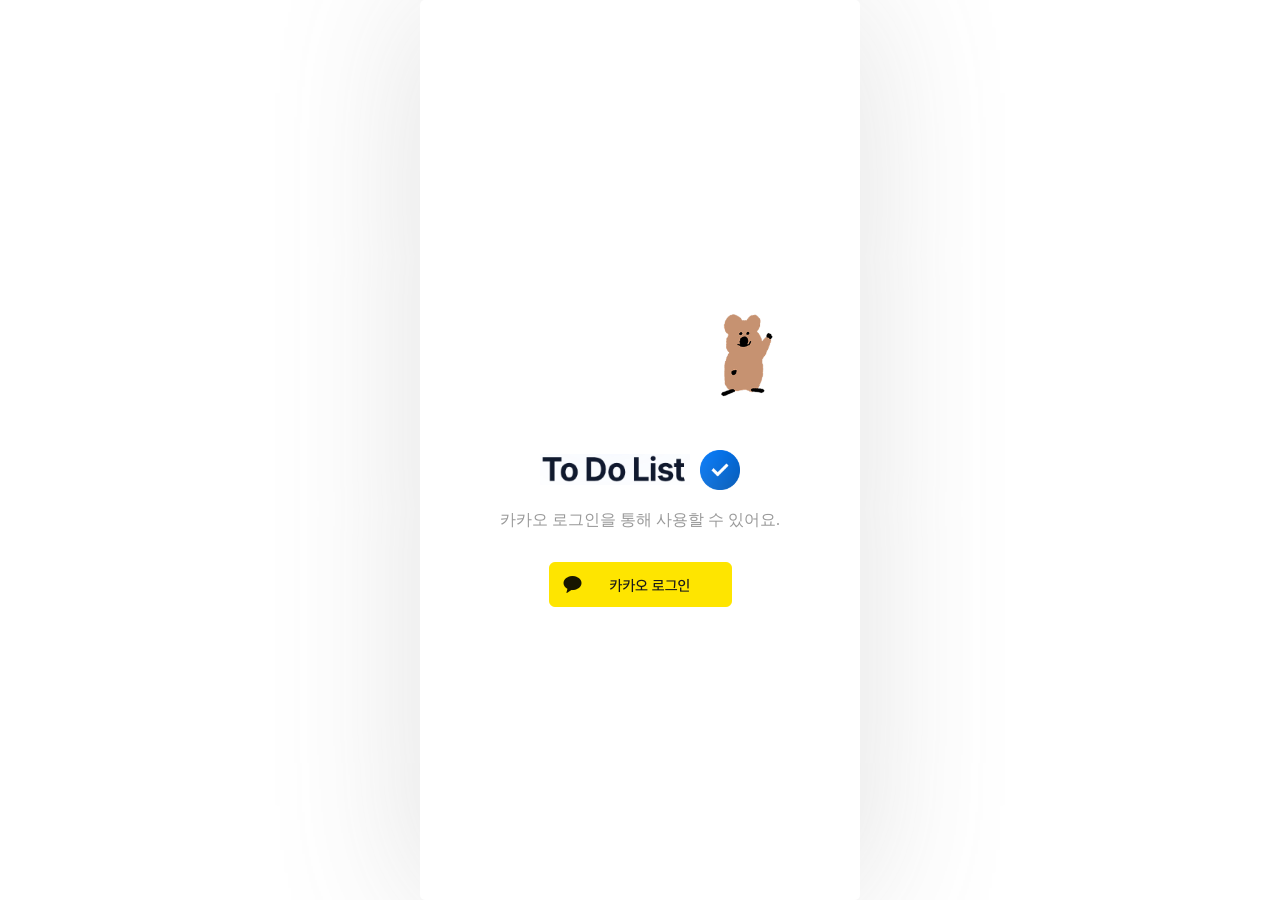
<file: index.html>
<!doctype html>
<html
  lang="en"
  style="display: flex; justify-content: center; min-height: 100%"
>
  <head>
    <meta charset="UTF-8" />
    <meta name="viewport" content="width=device-width, initial-scale=1.0" />
    <title>To Do List Login</title>
    <link rel="stylesheet" href="./index.css" />
    <link rel="icon" href="/images/favicon.ico"/>
    <script src="./kakao-login.js" defer></script>
    <script src="https://t1.kakaocdn.net/kakao_js_sdk/2.7.9/kakao.min.js" integrity="sha384-JpLApTkB8lPskhVMhT+m5Ln8aHlnS0bsIexhaak0jOhAkMYedQoVghPfSpjNi9K1" crossorigin="anonymous"></script>
  </head>

  <body class="login-body">
    <div class="dinotaeng-container">
      <img class="greeting-dinotaeng" src="/images/greeting-dinotaeng.png" width="30%" he>
    </div>
    <div style="display: flex; justify-content: center; flex-direction: column;">
      <header class="login-header">
        <div style="display: flex; align-items: center; justify-content: center; gap: 10px;">
          <img src="/images/logo-text.png" width="150rem">
          <img src="/images/favicon.ico" width="40rem" height="40rem">
        </div>
        <text class="cheering-message">카카오 로그인을 통해 사용할 수 있어요.</text>
      </header>
      <button class="kakao-login">
        <a  onclick="loginWithKakao()">
          <img src="/images/kakao_login_medium_narrow.png">
        </a>
      </button>
    </div>
  </body>
</html>

<script>
    // SDK를 초기화 합니다. 사용할 앱의 JavaScript 키를 설정해야 합니다.
    Kakao.init('a6ee625315c851b229f02fb60b862dd9');

    // SDK 초기화 여부를 판단합니다.
    // console.log(Kakao.isInitialized());
  </script>
</file>
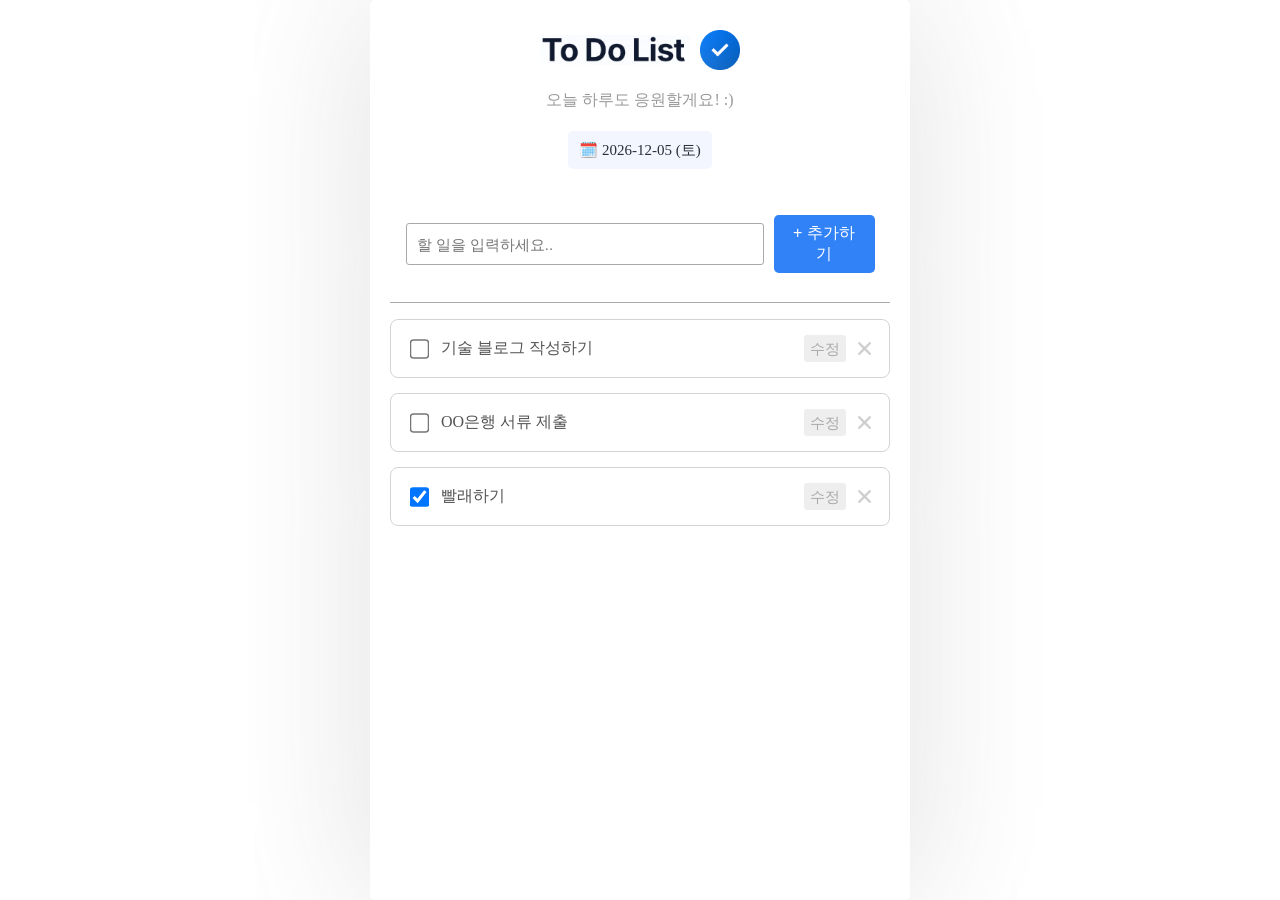
<file: main.html>
<!doctype html>
<html
  lang="en"
  style="display: flex; justify-content: center; min-height: 100%"
>
  <head>
    <meta charset="UTF-8" />
    <meta name="viewport" content="width=device-width, initial-scale=1.0" />
    <title>To Do List</title>
    <link rel="stylesheet" href="./index.css" />
    <link rel="icon" href="/images/favicon.ico"/>
    <script src="./index.js" defer></script>
  </head>

  <!-- <button type="button" onclick="showSuccessText()">테스트</button> -->
  <body class="body" onload="renderTodos(todos)">
    <header class="header">
      <div style="display: flex; align-items: center; justify-content: center; gap: 10px;">
        <img src="/images/logo-text.png" width="150rem">
        <img src="/images/favicon.ico" width="40rem" height="40rem">
      </div>
      <text class="cheering-message">오늘 하루도 응원할게요! :)</text>
      <span class="date-container" id="date"></span>
    </header>
    <main id="main-container" class="main-container">
      <div class="search-container">
        <input
          id="input-value"
          value=""
          class="inputbar"
          placeholder="할 일을 입력하세요.."
        />
        <button class="add-todo-button" onclick="addTodo()">+ 추가하기</button>
        <!-- <input id="search-value" value="" class="searchbar" placeholder="검색어를 입력하세요..." /> -->
        <!-- <button onclick="searchTodo()" class="search-button">검색</button> -->
      </div>
      <div class="add-button-container"></div>
    </main>
    <section id="todo-container" class="todo-container"></section>
  </body>
</html>
</file>
<file: index.css>
.login-body {
  max-width: 500px;
  min-width: 400px;
  box-shadow: rgba(100, 100, 100, 0.2) 0px 0px 150px 0px;
  padding: 0px 20px;
  min-height: 100%;
  border-radius: 5px;
  margin: 0 auto;
  justify-content: center;
  text-align: center;
  flex-direction: column;
  display: flex;
}

.body {
  max-width: 500px;
  min-width: 400px;
  width: 55%;
  height: 100vh;
  box-shadow: rgba(100, 100, 100, 0.2) 0px 0px 150px 0px;
  padding: 0px 20px;
  border-radius: 5px;
  text-align: center;
  align-items: center;
  margin: 0 auto;
}

.kakao-login {
  border: none;
  background-color: white;
}

.kakao-login:hover {
  transition: 0.1s;
  transform: scale(1.02);
  cursor: pointer;
}

.dinotaeng-container {
  padding: 1rem 3rem;
  display: flex;
  justify-content: end;
}

.greeting-dinotaeng {
  width: 6rem;
  margin-bottom: 2rem;
}

.login-header {
  display: flex;
  justify-content: center;
  align-items: center;
  flex-direction: column;
  font-family: Pretendard;
  padding: 0px 0px 30px 0px;
  gap: 20px;
}

.header {
  display: flex;
  justify-content: center;
  align-items: center;
  flex-direction: column;
  font-family: Pretendard;
  padding: 30px 0px 20px 0px;
  gap: 20px;
}

.cheering-message {
  color: #999;
}

.date-container {
  font-size: 15px;
  color: rgb(42, 48, 55);
  font-family: Pretendard;
  padding: 0.6rem 0.7rem;
  /* border: 1px solid #ddd; */
  background-color: rgb(243, 246, 255);
  border-radius: 5px;
}

.main-container {
  display: flex;
  flex-direction: column;
  justify-content: center;
  height: 10%;
  padding: 10px 10px 13px 10px;
  text-align: center;
  border-bottom: solid 1px darkgray;
}

.search-container {
  align-items: center;
  display: flex;
  justify-content: center;
  width: 100%;
  gap: 10px;
}

.add-button-container {
  padding: 0px 10px;
  display: flex;
  justify-content: right;
}

.add-todo-button {
  max-width: 101px;
  width: 27%;
  color: white;
  border: none;
  font-size: 16px;
  background-color: #3182f6;
  border-radius: 0.3rem;
  padding: 8px 12px;
}

.add-todo-button:hover {
  transition: 0.15s;
  cursor: pointer;
  background-color: #2272eb;
}

.searchbar,
.inputbar {
  height: 30px;
  width: 70%;
  display: flex;
  justify-content: center;
  color: black;
  padding: 5px 10px;
  border: solid 1px darkgray;
  border-radius: 3px;
  font-size: 15px;
}

.search-button {
  line-height: 0;
  transition: 0.2s;
  height: 40px;
  padding: 5px 15px !important;
  border: none;
  border-radius: 5px;
  font-size: 16px;
}

.search-button:hover {
  color: white;
  background-color: slategrey;
  cursor: pointer;
}

.todo-container {
  padding: 1rem 0rem;
  display: flex;
  flex-direction: column;
  gap: 15px;
}

.todo-task {
  align-items: center;
  display: flex;
  justify-content: space-between;
  font-size: 17px;
  border: 1.5px solid lightgray;
  border-radius: 8px;
  padding: 15px 18px;
}

.todo-task:hover {
  border-color: darkgray;
  cursor: pointer;
}

/* 완료된 todo */
.isdone-todo-task {
  display: flex;
  justify-content: space-between;
  color: darkgray;
  font-size: 17px;
  border: 1px solid lightgray;
  border-radius: 8px;
  padding: 22px 20px;
}

.isdone-todo-task:hover {
  border-color: darkgray;
  cursor: pointer;
}

.todo-toolbox {
  align-items: center;
  display: inline-flex;
  gap: 10px;
}

.todo-checkbox {
  cursor: pointer;
  transform: scale(1.5);
  padding: 5px 5px;
}

.todo-inputbox {
  width: 100%;
  font-size: 16px;
  font-family: Pretendard;
  outline: none;
  border: none;
}

.todo-inputbox:focus {
  border-bottom: solid 1px black;
}

.todo-inputbox:disabled {
  background-color: white;
}

/* 수정 버튼 */
.edit-button {
  border: none;
  font-size: 15px;
  color: #aaa;
  line-height: 1;
  background-color: #eee;
  padding: 6px;
  border-radius: 3px;
}

.editing-button {
  border: none;
  font-size: 15px;
  line-height: 1;
  padding: 6px;
  border-radius: 3px;
  cursor: pointer;
  color: whitesmoke;
  background-color: #ddd;
}

.edit-button:hover {
  cursor: pointer;
  transition: 0.1s;
  color: whitesmoke;
  background-color: #ddd;
}

.delete-icon {
  width: 13px;
  height: 13px;
}

.no-result-text {
  padding: 20px 0px;
  color: #333333;
  font-size: 17px;
}

.success-text {
  font-size: 14px;
  background-color: #e5f9f1;
  color: #00894f;
  border: 1px solid #bff0db;
  border-radius: 8px;
  padding: 6px;
  width: fit-content;
  margin: 15px auto 10px auto;
}

.blank-text {
  margin-top: 3px;
  color: red;
  width: fit-content;
  margin-left: 2%;
  font-size: 13px;
}
</file>
